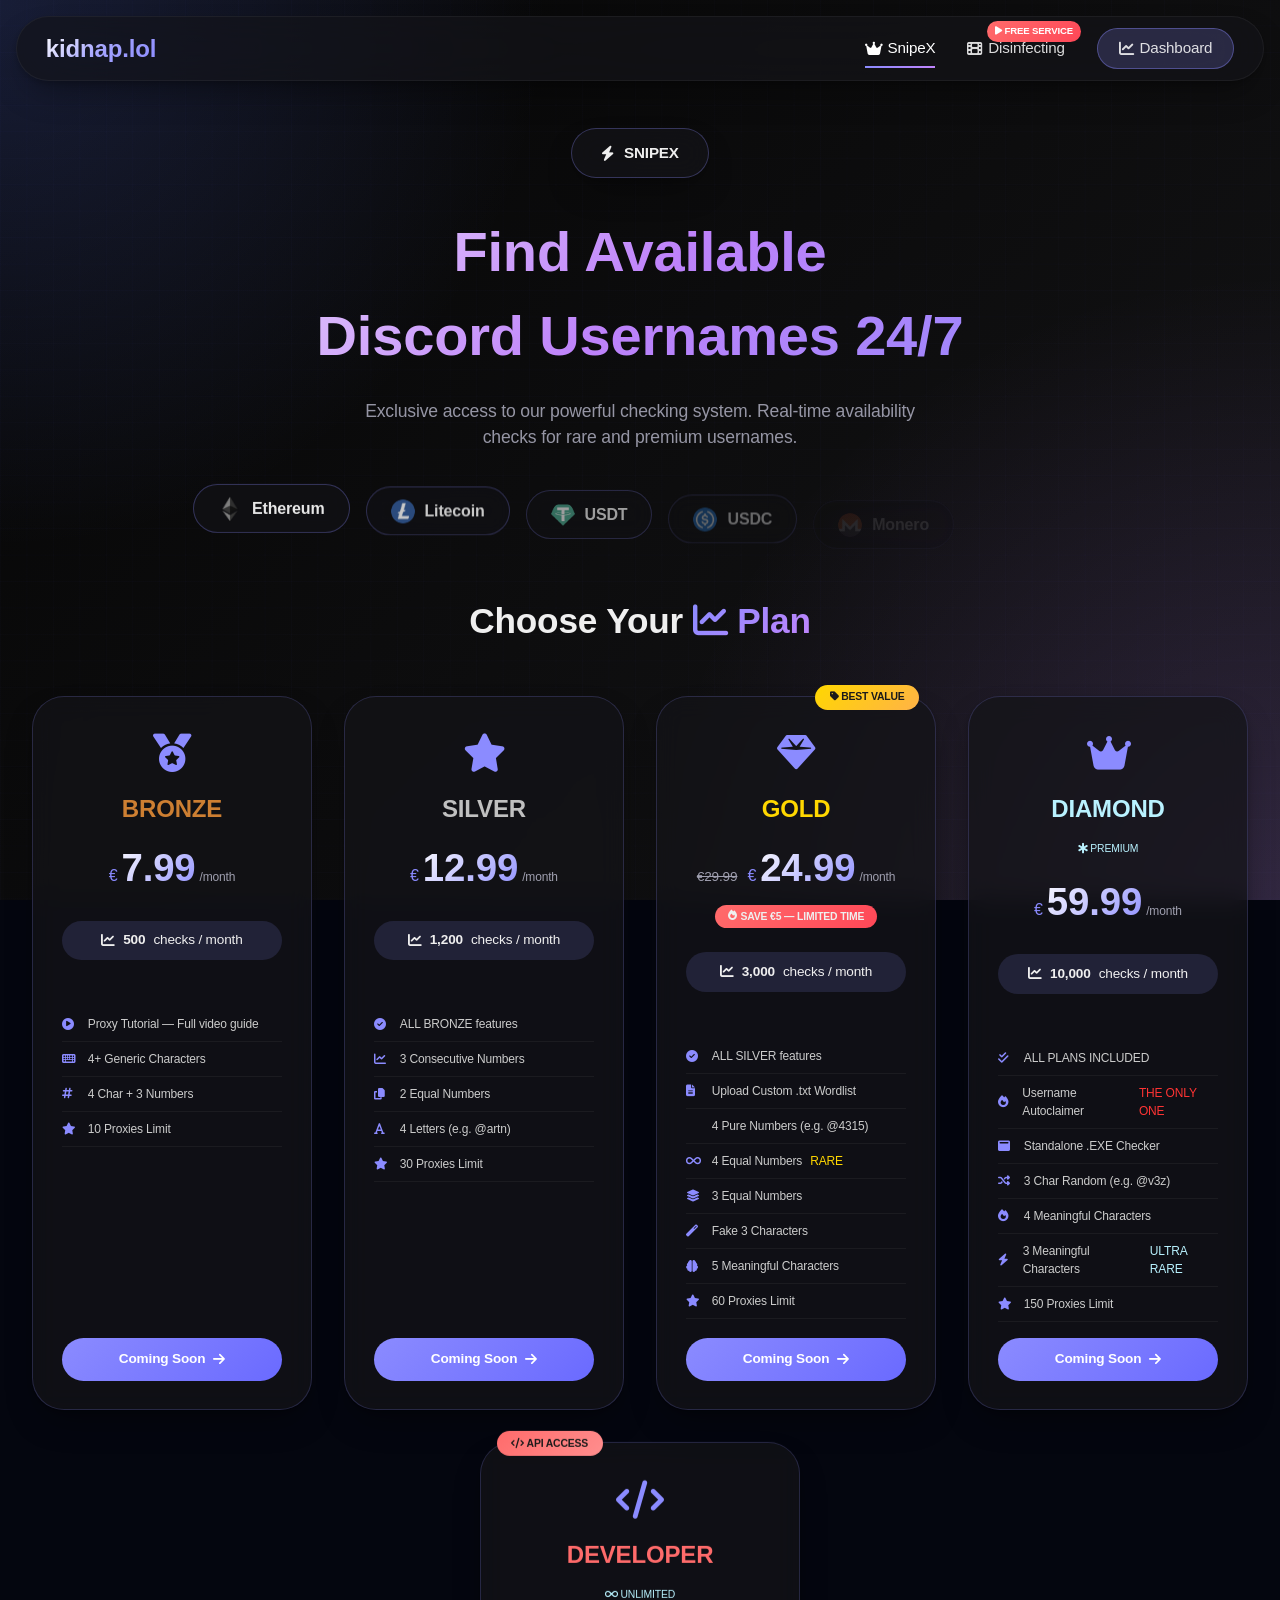
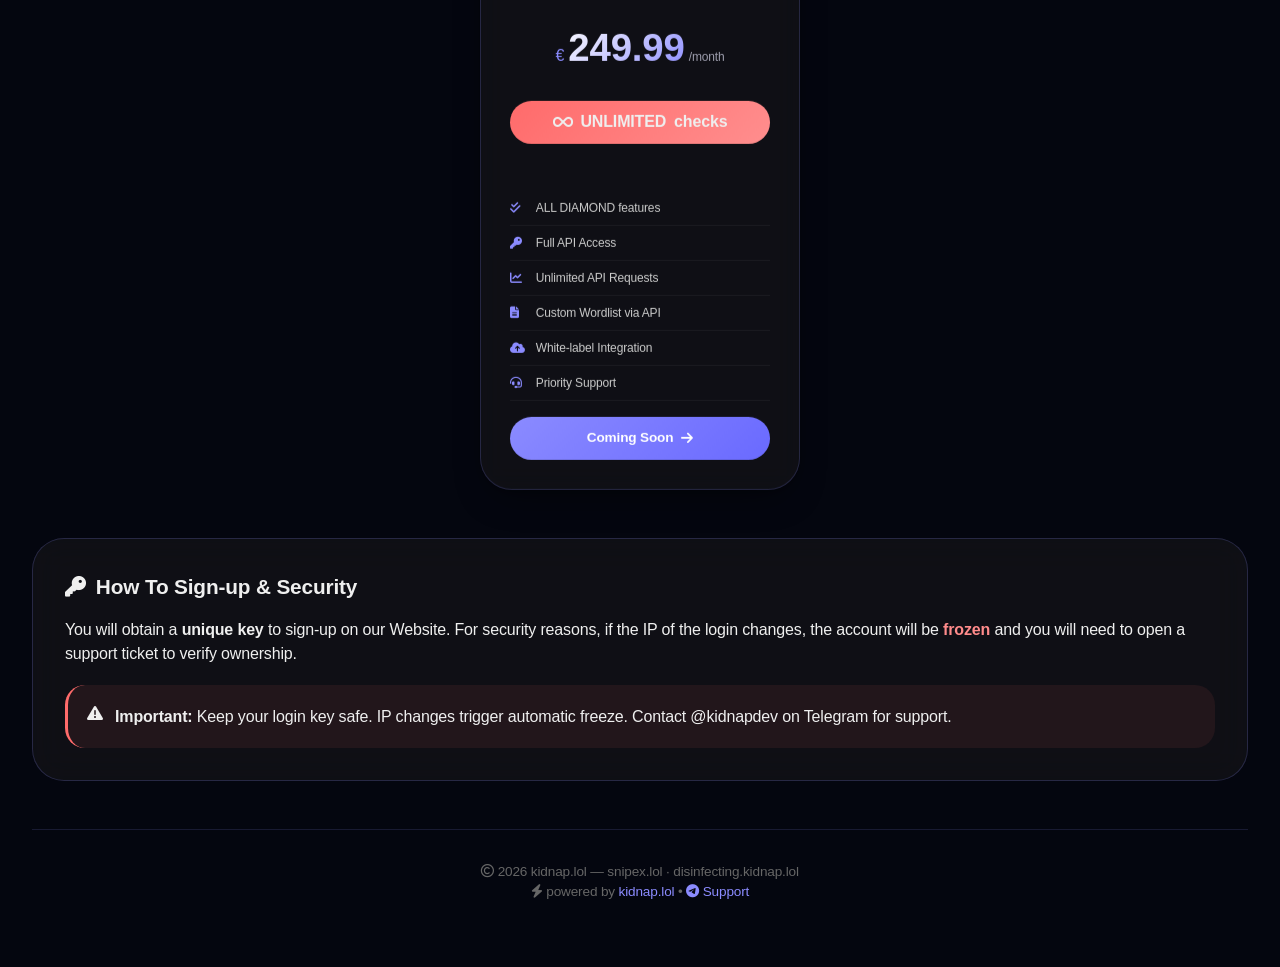
<file: index.html>
<!DOCTYPE html>
<html lang="en">
<head>
    <meta charset="UTF-8">
    <meta name="viewport" content="width=device-width, initial-scale=1.0, user-scalable=no">
    <title>kidnap.lol</title>
    <link rel="icon" type="image/png" href="/resources/default/favicon.png">
    <link rel="apple-touch-icon" href="/resources/default/favicon.png">
    
    <link rel="stylesheet" href="https://cdnjs.cloudflare.com/ajax/libs/font-awesome/6.5.1/css/all.min.css">
    <link rel="stylesheet" href="styles.css">
    
    <script src="https://cdnjs.cloudflare.com/ajax/libs/gsap/3.12.5/gsap.min.js"></script>
    <script async src="https://pagead2.googlesyndication.com/pagead/js/adsbygoogle.js?client=ca-pub-8621472718425033" crossorigin="anonymous"></script>
</head>
<body>

<div class="particles" id="particlesContainer"></div>
<div class="cursor-glow" id="cursorGlow"></div>

<nav class="glass-nav">
    <div class="nav-container">
        <div class="logo" id="homeLogo">kidnap.lol</div>
        <div class="nav-links" id="navLinks">
            <div class="nav-item">
                <a data-page="snipex" class="active"><i class="fas fa-crown"></i> SnipeX</a>
            </div>
            <div class="nav-item">
                <a data-page="disinfecting"><i class="fas fa-film"></i> Disinfecting</a>
                <span class="nav-badge"><i class="fas fa-play"></i> FREE SERVICE</span>
            </div>
            <a href="https://snipex.lol" target="_blank" class="dashboard-link">
                <i class="fas fa-chart-line"></i> Dashboard
            </a>
        </div>
        <div class="mobile-menu-btn" id="mobileMenuBtn">
            <i class="fas fa-bars"></i>
        </div>
    </div>
</nav>

<main class="container">
    <!-- SNIPEX PANEL -->
    <div id="snipexPanel" class="page-panel active-panel">
        <section class="hero">
            <div class="hero-badge">
                <i class="fas fa-bolt"></i> SNIPEX
            </div>
            <h1>Find Available<br>Discord Usernames 24/7</h1>
            <p>Exclusive access to our powerful checking system. Real-time availability checks for rare and premium usernames.</p>
            
            <div class="payment-methods">
                <div class="payment-chip"><img src="resources/crypto/eth.png" alt="Ethereum" class="crypto-icon" onerror="this.src='data:image/svg+xml,%3Csvg xmlns=%27http://www.w3.org/2000/svg%27 viewBox=%270 0 24 24%27 fill=%27%238b8bff%27%3E%3Cpath d=%27M12 2L15 8.5L22 9.5L17 14L18.5 21L12 17.5L5.5 21L7 14L2 9.5L9 8.5L12 2Z%27/%3E%3C/svg%3E'">Ethereum</div>
                <div class="payment-chip"><img src="resources/crypto/ltc.png" alt="Litecoin" class="crypto-icon" onerror="this.src='data:image/svg+xml,%3Csvg xmlns=%27http://www.w3.org/2000/svg%27 viewBox=%270 0 24 24%27 fill=%27%238b8bff%27%3E%3Ccircle cx=%2712%27 cy=%2712%27 r=%2710%27/%3E%3C/svg%3E'">Litecoin</div>
                <div class="payment-chip"><img src="resources/crypto/usdt.png" alt="USDT" class="crypto-icon" onerror="this.src='data:image/svg+xml,%3Csvg xmlns=%27http://www.w3.org/2000/svg%27 viewBox=%270 0 24 24%27 fill=%27%238b8bff%27%3E%3Crect x=%274%27 y=%274%27 width=%2716%27 height=%2716%27 rx=%272%27/%3E%3C/svg%3E'">USDT</div>
                <div class="payment-chip"><img src="resources/crypto/usdc.png" alt="USDC" class="crypto-icon" onerror="this.src='data:image/svg+xml,%3Csvg xmlns=%27http://www.w3.org/2000/svg%27 viewBox=%270 0 24 24%27 fill=%27%238b8bff%27%3E%3Ccircle cx=%2712%27 cy=%2712%27 r=%2710%27/%3E%3C/svg%3E'">USDC</div>
                <div class="payment-chip"><img src="resources/crypto/monero.png" alt="Monero" class="crypto-icon" onerror="this.src='data:image/svg+xml,%3Csvg xmlns=%27http://www.w3.org/2000/svg%27 viewBox=%270 0 24 24%27 fill=%27%238b8bff%27%3E%3Cpath d=%27M12 2L2 7L12 12L22 7L12 2Z%27/%3E%3C/svg%3E'">Monero</div>
                <div class="payment-chip"><img src="resources/crypto/ton.png" alt="TON" class="crypto-icon" onerror="this.src='data:image/svg+xml,%3Csvg xmlns=%27http://www.w3.org/2000/svg%27 viewBox=%270 0 24 24%27 fill=%27%238b8bff%27%3E%3Cpath d=%27M12 2L15 8.5L22 9.5L17 14L18.5 21L12 17.5L5.5 21L7 14L2 9.5L9 8.5L12 2Z%27/%3E%3C/svg%3E'">TON</div>
            </div>
        </section>

        <div class="plans-section" id="plans">
            <div class="section-title">Choose Your <span><i class="fas fa-chart-line"></i> Plan</span></div>
            <div class="plans-grid">
                <div class="plan-card">
                    <div class="plan-header">
                        <div class="plan-icon"><i class="fas fa-medal"></i></div>
                        <div class="plan-name bronze">BRONZE</div>
                        <div class="price-container"><div class="price-main"><span class="price-currency">€</span><span class="price-amount">7.99</span><span class="price-period">/month</span></div></div>
                        <div class="check-count"><i class="fas fa-chart-line"></i> <strong>500</strong> checks / month</div>
                    </div>
                    <ul class="plan-features">
                        <li><i class="fas fa-play-circle"></i> Proxy Tutorial — Full video guide</li>
                        <li><i class="fas fa-keyboard"></i> 4+ Generic Characters</li>
                        <li><i class="fas fa-hashtag"></i> 4 Char + 3 Numbers</li>
                        <li><i class="fas fa-star"></i> 10 Proxies Limit</li>
                    </ul>
                    <div class="plan-footer"><a href="https://t.me/kidnapdev" target="_blank" class="cta-button">Coming Soon <i class="fas fa-arrow-right"></i></a></div>
                </div>

                <div class="plan-card">
                    <div class="plan-header">
                        <div class="plan-icon"><i class="fas fa-star"></i></div>
                        <div class="plan-name silver">SILVER</div>
                        <div class="price-container"><div class="price-main"><span class="price-currency">€</span><span class="price-amount">12.99</span><span class="price-period">/month</span></div></div>
                        <div class="check-count"><i class="fas fa-chart-line"></i> <strong>1,200</strong> checks / month</div>
                    </div>
                    <ul class="plan-features">
                        <li><i class="fas fa-check-circle"></i> ALL BRONZE features</li>
                        <li><i class="fas fa-chart-line"></i> 3 Consecutive Numbers</li>
                        <li><i class="fas fa-copy"></i> 2 Equal Numbers</li>
                        <li><i class="fas fa-font"></i> 4 Letters (e.g. @artn)</li>
                        <li><i class="fas fa-star"></i> 30 Proxies Limit</li>
                    </ul>
                    <div class="plan-footer"><a href="https://t.me/kidnapdev" target="_blank" class="cta-button">Coming Soon <i class="fas fa-arrow-right"></i></a></div>
                </div>

                <div class="plan-card">
                    <div class="badge-corner"><i class="fas fa-tag"></i> BEST VALUE</div>
                    <div class="plan-header">
                        <div class="plan-icon"><i class="fas fa-gem"></i></div>
                        <div class="plan-name gold">GOLD</div>
                        <div class="price-container">
                            <div class="price-main"><span class="price-old">€29.99</span><span class="price-currency">€</span><span class="price-amount">24.99</span><span class="price-period">/month</span></div>
                            <div class="discount-chip"><i class="fas fa-fire"></i> SAVE €5 — LIMITED TIME</div>
                        </div>
                        <div class="check-count"><i class="fas fa-chart-line"></i> <strong>3,000</strong> checks / month</div>
                    </div>
                    <ul class="plan-features">
                        <li><i class="fas fa-check-circle"></i> ALL SILVER features</li>
                        <li><i class="fas fa-file-alt"></i> Upload Custom .txt Wordlist</li>
                        <li><i class="fas fa-digit"></i> 4 Pure Numbers (e.g. @4315)</li>
                        <li><i class="fas fa-infinity"></i> 4 Equal Numbers <span style="color:#ffd700;">RARE</span></li>
                        <li><i class="fas fa-layer-group"></i> 3 Equal Numbers</li>
                        <li><i class="fas fa-magic"></i> Fake 3 Characters</li>
                        <li><i class="fas fa-brain"></i> 5 Meaningful Characters</li>
                        <li><i class="fas fa-star"></i> 60 Proxies Limit</li>
                    </ul>
                    <div class="plan-footer"><a href="https://t.me/kidnapdev" target="_blank" class="cta-button">Coming Soon <i class="fas fa-arrow-right"></i></a></div>
                </div>

                <div class="plan-card">
                    <div class="plan-header">
                        <div class="plan-icon"><i class="fas fa-crown"></i></div>
                        <div class="plan-name diamond">DIAMOND</div>
                        <div class="premium-tag"><i class="fas fa-star-of-life"></i> PREMIUM</div>
                        <div class="price-container"><div class="price-main"><span class="price-currency">€</span><span class="price-amount">59.99</span><span class="price-period">/month</span></div></div>
                        <div class="check-count"><i class="fas fa-chart-line"></i> <strong>10,000</strong> checks / month</div>
                    </div>
                    <ul class="plan-features">
                        <li><i class="fas fa-check-double"></i> ALL PLANS INCLUDED</li>
                        <li><i class="fas fa-fire"></i> Username Autoclaimer <span style="color:#ff3434;">THE ONLY ONE</span></li>
                        <li><i class="fas fa-window-maximize"></i> Standalone .EXE Checker</li>
                        <li><i class="fas fa-random"></i> 3 Char Random (e.g. @v3z)</li>
                        <li><i class="fas fa-fire"></i> 4 Meaningful Characters</li>
                        <li><i class="fas fa-bolt"></i> 3 Meaningful Characters <span style="color:#b9f2ff;">ULTRA RARE</span></li>
                        <li><i class="fas fa-star"></i> 150 Proxies Limit</li>
                    </ul>
                    <div class="plan-footer"><a href="https://t.me/kidnapdev" target="_blank" class="cta-button">Coming Soon <i class="fas fa-arrow-right"></i></a></div>
                </div>

                <div class="plan-card">
                    <div class="api-corner"><i class="fas fa-code"></i> API ACCESS</div>
                    <div class="plan-header">
                        <div class="plan-icon"><i class="fas fa-code"></i></div>
                        <div class="plan-name developer">DEVELOPER</div>
                        <div class="premium-tag"><i class="fas fa-infinity"></i> UNLIMITED</div>
                        <div class="price-container"><div class="price-main"><span class="price-currency">€</span><span class="price-amount">249.99</span><span class="price-period">/month</span></div></div>
                        <div class="unlimited-badge"><i class="fas fa-infinity"></i> <strong>UNLIMITED</strong> checks</div>
                    </div>
                    <ul class="plan-features">
                        <li><i class="fas fa-check-double"></i> ALL DIAMOND features</li>
                        <li><i class="fas fa-key"></i> Full API Access</li>
                        <li><i class="fas fa-chart-line"></i> Unlimited API Requests</li>
                        <li><i class="fas fa-file-alt"></i> Custom Wordlist via API</li>
                        <li><i class="fas fa-cloud-upload-alt"></i> White-label Integration</li>
                        <li><i class="fas fa-headset"></i> Priority Support</li>
                    </ul>
                    <div class="plan-footer"><a href="https://t.me/kidnapdev" target="_blank" class="cta-button">Coming Soon <i class="fas fa-arrow-right"></i></a></div>
                </div>
            </div>
        </div>

        <div class="info-box" id="howto">
            <div class="info-title"><i class="fas fa-key"></i> How To Sign-up & Security</div>
            <div class="info-content">
                <p>You will obtain a <strong>unique key</strong> to sign-up on our Website. For security reasons, if the IP of the login changes, the account will be <strong style="color:#ff8b8b;">frozen</strong> and you will need to open a support ticket to verify ownership.</p>
                <div class="warning"><i class="fas fa-exclamation-triangle"></i><div><strong>Important:</strong> Keep your login key safe. IP changes trigger automatic freeze. Contact @kidnapdev on Telegram for support.</div></div>
            </div>
        </div>
    </div>

    <!-- DISINFECTING PANEL -->
    <div id="disinfectingPanel" class="page-panel">
        <section class="hero">
            <div class="hero-badge">
                <i class="fas fa-film"></i> DISINFECTING
            </div>
            <h1>Watch Movies & Series<br>Completely Free</h1>
            <p>No subscriptions, no hidden fees. Powered by VixSrc API & TMDB. Community-driven platform.</p>
        </section>

        <div class="feature-grid">
            <div class="feature-card"><i class="fas fa-tv" style="font-size: 2rem; color: #8b8bff;"></i><h3 style="margin: 0.8rem 0;">1080p Streaming</h3><p>High-quality streams with adaptive bitrate.</p></div>
            <div class="feature-card"><i class="fas fa-heart" style="font-size: 2rem; color: #ff6b6b;"></i><h3 style="margin: 0.8rem 0;">Personal Watchlist</h3><p>Save your favorite movies and series.</p></div>
            <div class="feature-card"><i class="fas fa-database" style="font-size: 2rem; color: #ffd700;"></i><h3 style="margin: 0.8rem 0;">VixSrc API + TMDB</h3><p>Powered by VixSrc and TMDB metadata.</p></div>
            <div class="feature-card"><i class="fas fa-star" style="font-size: 2rem; color: #c084fc;"></i><h3 style="margin: 0.8rem 0;">Trending Movies</h3><p>Avatar, Dune, and thousands more.</p></div>
        </div>

        <div class="info-box">
            <div class="info-title"><i class="fas fa-globe"></i> Community Project</div>
            <div class="info-content">
                <p><strong>Disinfecting</strong> is a completely free streaming service made for the community. No credit card required, just pure entertainment.</p>
                <p style="margin-top: 1rem;"><i class="fab fa-tmdb"></i> Data provided by TMDB API | Streams via VixSrc API</p>
                <p style="margin-top: 0.5rem;"><i class="fas fa-link"></i> Official URL: <strong style="color: #8b8bff;">https://disinfecting.kidnap.lol</strong></p>
            </div>
        </div>
    </div>

    <div class="footer">
        <div><i class="far fa-copyright"></i> 2026 kidnap.lol — snipex.lol · disinfecting.kidnap.lol</div>
        <div class="powered"><i class="fas fa-bolt"></i> powered by <a href="https://kidnap.lol">kidnap.lol</a> • <a href="https://t.me/kidnapdev" target="_blank"><i class="fab fa-telegram"></i> Support</a></div>
    </div>
</main>

<script src="script.js"></script>
</body>
</html>
</file>
<file: styles.css>
/* styles.css - Complete unified styles for index.html and 404.html */

* {
    margin: 0;
    padding: 0;
    box-sizing: border-box;
    -webkit-tap-highlight-color: transparent;
}

:root {
    --bg-dark: linear-gradient(135deg, #050505 0%, #141416 100%);
    --card-dark: rgba(20, 20, 24, 0.72);
    --card-dark-solid: rgba(12, 14, 20, 0.85);
    --text-dark: #efefef;
    --text-muted: #a0a0b0;
    --shadow-dark: 0 16px 36px -12px rgba(0, 0, 0, 0.45), 0 2px 6px rgba(0, 0, 0, 0.2);
    --accent: #8b8bff;
    --accent-glow: rgba(139, 139, 255, 0.3);
    --transition-default: all 0.35s cubic-bezier(0.2, 0.9, 0.4, 1.1);
}

body {
    font-family: 'Inter', -apple-system, BlinkMacSystemFont, 'Segoe UI', Roboto, 'Helvetica Neue', sans-serif;
    background: #04060f;
    color: var(--text-dark);
    line-height: 1.5;
    overflow-x: hidden;
    position: relative;
    min-height: 100vh;
    letter-spacing: -0.01em;
}

/* Animated gradient background */
body::before {
    content: '';
    position: fixed;
    top: 0;
    left: 0;
    width: 100%;
    height: 100%;
    background: radial-gradient(circle at top left, rgba(98, 126, 255, 0.2), transparent 35%),
                radial-gradient(circle at bottom right, rgba(180, 125, 255, 0.18), transparent 40%),
                var(--bg-dark);
    pointer-events: none;
    z-index: -2;
}

/* Subtle grid overlay */
body::after {
    content: '';
    position: fixed;
    top: 0;
    left: 0;
    width: 100%;
    height: 100%;
    background-image: repeating-linear-gradient(0deg, rgba(139, 139, 255, 0.02) 0px, rgba(139, 139, 255, 0.02) 1px, transparent 1px, transparent 0.7cm),
                      repeating-linear-gradient(90deg, rgba(139, 139, 255, 0.02) 0px, rgba(139, 139, 255, 0.02) 1px, transparent 1px, transparent 0.7cm);
    background-size: 0.7cm 0.7cm;
    pointer-events: none;
    z-index: -1;
}

/* Particles */
.particles {
    position: fixed;
    top: 0;
    left: 0;
    width: 100%;
    height: 100%;
    pointer-events: none;
    z-index: 0;
    overflow: hidden;
}

.particle {
    position: absolute;
    background: radial-gradient(circle, rgba(139, 139, 255, 0.25) 0%, rgba(139, 139, 255, 0) 70%);
    border-radius: 50%;
    animation: floatParticle 18s ease-in-out infinite;
    opacity: 0;
}

@keyframes floatParticle {
    0% { transform: translateY(100vh) scale(0); opacity: 0; }
    10% { opacity: 0.35; }
    90% { opacity: 0.15; }
    100% { transform: translateY(-20vh) scale(1); opacity: 0; }
}

/* Glass Navigation */
.glass-nav {
    position: fixed;
    top: 16px;
    left: 50%;
    transform: translateX(-50%);
    z-index: 1000;
    width: calc(100% - 32px);
    max-width: 1280px;
    background: var(--card-dark);
    backdrop-filter: blur(32px) saturate(180%);
    border-radius: 44px;
    border: 1px solid rgba(255, 255, 255, 0.05);
    transition: all 0.4s;
    box-shadow: var(--shadow-dark);
}

.glass-nav.scrolled {
    background: rgba(8, 10, 20, 0.95);
    top: 12px;
    border-color: rgba(139, 139, 255, 0.3);
}

.nav-container {
    display: flex;
    justify-content: space-between;
    align-items: center;
    padding: 0.7rem 1.8rem;
    gap: 1rem;
}

.logo {
    font-size: 1.5rem;
    font-weight: 700;
    background: linear-gradient(135deg, #fff, #a5a5ff, #8b8bff);
    -webkit-background-clip: text;
    background-clip: text;
    -webkit-text-fill-color: transparent;
    cursor: pointer;
    transition: opacity 0.3s ease;
}

.logo:hover { opacity: 0.85; }

.nav-links {
    display: flex;
    gap: 2rem;
    align-items: center;
    flex-wrap: wrap;
}

.nav-item { position: relative; }

.nav-links a {
    color: rgba(255, 255, 255, 0.85);
    text-decoration: none;
    transition: all 0.3s;
    font-weight: 500;
    font-size: 0.95rem;
    position: relative;
    padding: 0.5rem 0;
    cursor: pointer;
    display: inline-flex;
    align-items: center;
    gap: 6px;
}

.nav-links a::after {
    content: '';
    position: absolute;
    bottom: 0;
    left: 0;
    width: 0;
    height: 2px;
    background: linear-gradient(90deg, #8b8bff, #c084fc);
    transition: width 0.3s ease;
}

.nav-links a:hover::after,
.nav-links a.active::after {
    width: 100%;
}

.nav-links a.active { color: #fff; }

.nav-badge {
    position: absolute;
    top: -8px;
    right: -16px;
    background: linear-gradient(135deg, #ff6b6b, #ff4757);
    color: white;
    font-size: 0.6rem;
    font-weight: 700;
    padding: 0.2rem 0.5rem;
    border-radius: 40px;
    animation: pulse 1.5s infinite;
    white-space: nowrap;
}

@keyframes pulse {
    0%, 100% { transform: scale(1); opacity: 1; }
    50% { transform: scale(1.1); opacity: 0.9; }
}

.dashboard-link {
    background: rgba(139, 139, 255, 0.2);
    padding: 0.5rem 1.3rem !important;
    border-radius: 40px;
    border: 0.5px solid rgba(139, 139, 255, 0.4);
}

.dashboard-link::after { display: none; }
.dashboard-link:hover {
    background: rgba(139, 139, 255, 0.35);
    transform: translateY(-2px);
}

.mobile-menu-btn {
    display: none;
    font-size: 1.5rem;
    cursor: pointer;
    color: #8b8bff;
    background: rgba(255, 255, 255, 0.08);
    width: 40px;
    height: 40px;
    border-radius: 30px;
    align-items: center;
    justify-content: center;
    transition: all 0.3s;
}

.mobile-menu-btn:hover { background: rgba(139, 139, 255, 0.2); }

/* Main Container */
.container {
    max-width: 1400px;
    margin: 0 auto;
    padding: 6rem 2rem 2rem;
    position: relative;
    z-index: 2;
}

.page-panel { display: none; }
.page-panel.active-panel {
    display: block;
    animation: fadeIn 0.5s ease;
}

@keyframes fadeIn {
    from { opacity: 0; transform: translateY(10px); }
    to { opacity: 1; transform: translateY(0); }
}

/* Hero Section */
.hero {
    text-align: center;
    padding: 2rem 0 3rem;
}

.hero-badge {
    display: inline-flex;
    align-items: center;
    gap: 10px;
    background: var(--card-dark);
    backdrop-filter: blur(12px);
    padding: 0.8rem 1.8rem;
    border-radius: 60px;
    font-size: 0.95rem;
    font-weight: 600;
    margin-bottom: 2rem;
    border: 1px solid rgba(139, 139, 255, 0.3);
    box-shadow: var(--shadow-dark);
}

.hero h1 {
    font-size: 3.5rem;
    font-weight: 700;
    margin-bottom: 1.2rem;
    background: linear-gradient(135deg, #fff, #c084fc, #8b8bff);
    -webkit-background-clip: text;
    background-clip: text;
    -webkit-text-fill-color: transparent;
}

.hero p {
    font-size: 1.1rem;
    color: var(--text-muted);
    max-width: 600px;
    margin: 0 auto;
}

/* Payment Methods */
.payment-methods {
    display: flex;
    flex-wrap: wrap;
    justify-content: center;
    gap: 1rem;
    margin: 2rem 0 1rem;
}

.payment-chip {
    background: var(--card-dark);
    backdrop-filter: blur(10px);
    padding: 0.7rem 1.5rem;
    border-radius: 60px;
    font-weight: 600;
    color: #fff;
    border: 1px solid rgba(139, 139, 255, 0.35);
    transition: var(--transition-default);
    display: inline-flex;
    align-items: center;
    gap: 10px;
}

.payment-chip:hover {
    transform: translateY(-3px);
    border-color: rgba(139, 139, 255, 0.8);
    background: rgba(139, 139, 255, 0.2);
}

.crypto-icon {
    width: 24px;
    height: 24px;
    object-fit: contain;
    border-radius: 50%;
}

/* Plans Section */
.section-title {
    text-align: center;
    font-size: 2.2rem;
    margin-bottom: 3rem;
    font-weight: 600;
}

.section-title span {
    background: linear-gradient(135deg, #8b8bff, #c084fc);
    -webkit-background-clip: text;
    background-clip: text;
    -webkit-text-fill-color: transparent;
}

.plans-grid {
    display: flex;
    flex-wrap: wrap;
    justify-content: center;
    align-items: stretch;
    gap: 2rem;
}

.plan-card {
    background: var(--card-dark);
    backdrop-filter: blur(12px);
    border-radius: 32px;
    padding: 1.8rem;
    border: 0.5px solid rgba(139, 139, 255, 0.2);
    transition: var(--transition-default);
    position: relative;
    display: flex;
    flex-direction: column;
    flex: 1;
    min-width: 280px;
    max-width: 320px;
    box-shadow: var(--shadow-dark);
}

.plan-card:hover {
    transform: translateY(-12px) scale(1.02);
    border-color: rgba(139, 139, 255, 0.6);
    box-shadow: 0 25px 45px rgba(0, 0, 0, 0.5);
}

.plan-header { text-align: center; margin-bottom: 1.2rem; }
.plan-icon { font-size: 2.4rem; margin-bottom: 0.5rem; color: #8b8bff; }
.plan-name { font-size: 1.5rem; font-weight: 700; margin-bottom: 0.5rem; }
.plan-name.bronze { color: #cd7f32; }
.plan-name.silver { color: #c0c0c0; }
.plan-name.gold { color: #ffd700; }
.plan-name.diamond { color: #b9f2ff; }
.plan-name.developer { color: #ff6b6b; }

.price-container { margin: 0.75rem 0; text-align: center; }
.price-main { display: flex; align-items: baseline; justify-content: center; gap: 4px; flex-wrap: wrap; }
.price-currency { font-size: 1rem; font-weight: 500; color: #8b8bff; }
.price-amount { font-size: 2.4rem; font-weight: 800; background: linear-gradient(135deg, #fff, #8b8bff); -webkit-background-clip: text; background-clip: text; -webkit-text-fill-color: transparent; }
.price-period { font-size: 0.75rem; color: var(--text-muted); }
.price-old { font-size: 0.85rem; color: var(--text-muted); text-decoration: line-through; margin-right: 6px; }
.discount-chip { display: inline-flex; align-items: center; gap: 4px; background: linear-gradient(135deg, #ff6b6b, #ff4757); padding: 0.25rem 0.8rem; border-radius: 50px; font-size: 0.65rem; font-weight: 600; margin-top: 8px; }
.check-count { background: rgba(139, 139, 255, 0.15); padding: 0.6rem; border-radius: 40px; text-align: center; margin: 0.75rem 0; display: inline-flex; align-items: center; justify-content: center; gap: 8px; width: 100%; font-size: 0.85rem; }
.unlimited-badge { background: linear-gradient(135deg, #ff6b6b, #ff8e8e); padding: 0.6rem; border-radius: 40px; text-align: center; margin: 0.75rem 0; font-weight: 700; display: inline-flex; align-items: center; justify-content: center; gap: 8px; width: 100%; }
.plan-features { list-style: none; margin: 1rem 0; flex: 1; }
.plan-features li { padding: 0.5rem 0; border-bottom: 1px solid rgba(255, 255, 255, 0.05); font-size: 0.75rem; color: #ccc; display: flex; align-items: center; gap: 8px; }
.plan-features li i { color: #8b8bff; width: 18px; }
.cta-button { display: inline-flex; align-items: center; gap: 8px; background: linear-gradient(135deg, #8b8bff, #6a6aff); padding: 0.7rem 1.3rem; border-radius: 50px; text-decoration: none; color: white; font-weight: 600; font-size: 0.85rem; transition: all 0.3s; width: 100%; justify-content: center; border: none; cursor: pointer; }
.cta-button:hover { transform: scale(1.02); box-shadow: 0 8px 20px rgba(139, 139, 255, 0.4); gap: 12px; }
.badge-corner, .api-corner { position: absolute; top: -12px; background: linear-gradient(135deg, #ffd700, #ffb347); color: #1a1a1a; font-size: 0.65rem; font-weight: 800; padding: 0.3rem 0.9rem; border-radius: 40px; z-index: 2; }
.badge-corner { right: 16px; }
.api-corner { left: 16px; background: linear-gradient(135deg, #ff6b6b, #ff8e8e); }
.premium-tag { font-size: 0.65rem; color: #b9f2ff; margin-bottom: 0.25rem; display: inline-block; }

/* Price Comparison */
.price-comparison {
    background: var(--card-dark);
    backdrop-filter: blur(16px);
    border-radius: 32px;
    padding: 2rem;
    margin: 2rem 0 3rem;
    border: 0.5px solid rgba(139, 139, 255, 0.2);
    box-shadow: var(--shadow-dark);
}

.price-comparison h3 { text-align: center; margin-bottom: 1.8rem; font-size: 1.5rem; }

.comparison-grid {
    display: flex;
    flex-wrap: wrap;
    justify-content: center;
    gap: 1rem;
    text-align: center;
}

.comparison-item {
    padding: 1.2rem;
    background: rgba(0, 0, 0, 0.3);
    border-radius: 24px;
    transition: all 0.3s;
    flex: 1;
    min-width: 160px;
    border: 0.5px solid rgba(139, 139, 255, 0.1);
}

.comparison-item:hover {
    transform: translateY(-6px);
    background: rgba(139, 139, 255, 0.1);
    border-color: rgba(139, 139, 255, 0.3);
}

.comparison-plan { font-weight: 700; margin-bottom: 0.5rem; }
.comparison-price { font-size: 1.3rem; font-weight: 700; color: #8b8bff; }
.comparison-checks { font-size: 0.75rem; color: var(--text-muted); margin: 0.3rem 0; }
.comparison-cost-per { font-size: 0.7rem; color: #4caf50; }

/* Info Box */
.info-box {
    background: var(--card-dark);
    backdrop-filter: blur(16px);
    border-radius: 32px;
    padding: 2rem;
    margin: 3rem 0;
    border: 0.5px solid rgba(139, 139, 255, 0.2);
}

.info-title { font-size: 1.3rem; font-weight: 600; margin-bottom: 1rem; display: flex; align-items: center; gap: 10px; }

.warning {
    background: rgba(255, 100, 100, 0.08);
    border-left: 3px solid #ff6b6b;
    padding: 1.2rem;
    border-radius: 20px;
    margin-top: 1.2rem;
    display: flex;
    align-items: flex-start;
    gap: 12px;
}

/* Feature Grid */
.feature-grid {
    display: grid;
    grid-template-columns: repeat(auto-fill, minmax(280px, 1fr));
    gap: 1.5rem;
    margin: 2rem 0;
}

.feature-card {
    background: var(--card-dark);
    border-radius: 1.5rem;
    padding: 1.5rem;
    border: 0.5px solid rgba(139, 139, 255, 0.2);
    transition: all 0.3s;
}

.feature-card:hover {
    transform: translateY(-5px);
    border-color: rgba(139, 139, 255, 0.4);
}

.btn-primary {
    display: inline-flex;
    align-items: center;
    gap: 10px;
    background: linear-gradient(135deg, #8b8bff, #6a4aff);
    padding: 0.8rem 2rem;
    border-radius: 50px;
    text-decoration: none;
    color: white;
    font-weight: 600;
    transition: all 0.3s;
}

.btn-primary:hover { transform: scale(1.02); gap: 15px; }

.streaming-cta {
    background: linear-gradient(135deg, rgba(139, 139, 255, 0.08), rgba(192, 132, 252, 0.08));
    border-radius: 2rem;
    padding: 2rem;
    text-align: center;
    margin: 2rem 0;
    border: 0.5px solid rgba(139, 139, 255, 0.2);
}

/* Footer */
.footer {
    text-align: center;
    padding: 2rem 0;
    border-top: 0.5px solid rgba(139, 139, 255, 0.15);
    margin-top: 2rem;
    color: #666;
    font-size: 0.85rem;
}

.footer a { color: #8b8bff; text-decoration: none; }
.footer a:hover { text-decoration: underline; }

/* 404 Page Specific Styles */
.error-wrapper {
    text-align: center;
    max-width: 700px;
    margin: 0 auto;
}

.error-code {
    font-size: 10rem;
    font-weight: 800;
    line-height: 1;
    background: linear-gradient(135deg, #8b8bff, #c084fc, #ff6b6b);
    -webkit-background-clip: text;
    background-clip: text;
    -webkit-text-fill-color: transparent;
    margin-bottom: 1rem;
    animation: floatGlow 3s ease-in-out infinite;
    letter-spacing: -0.03em;
}

@keyframes floatGlow {
    0%, 100% { transform: translateY(0px); filter: drop-shadow(0 0 20px rgba(139, 139, 255, 0.3)); }
    50% { transform: translateY(-8px); filter: drop-shadow(0 0 35px rgba(139, 139, 255, 0.5)); }
}

.error-title {
    font-size: 2rem;
    font-weight: 600;
    margin-bottom: 1rem;
    background: linear-gradient(135deg, #fff, #c0c0ff);
    -webkit-background-clip: text;
    background-clip: text;
    -webkit-text-fill-color: transparent;
}

.error-message {
    font-size: 1.1rem;
    color: var(--text-muted);
    margin-bottom: 2rem;
    line-height: 1.6;
}

.glow-card {
    background: rgba(20, 20, 24, 0.6);
    backdrop-filter: blur(20px);
    border-radius: 48px;
    padding: 2rem;
    margin: 2rem 0;
    border: 1px solid rgba(139, 139, 255, 0.2);
    transition: all 0.4s;
}

.glow-card:hover {
    border-color: rgba(139, 139, 255, 0.5);
    box-shadow: 0 20px 40px rgba(0, 0, 0, 0.3);
}

.suggestion-text {
    font-size: 0.95rem;
    color: #c0c0d0;
    margin-bottom: 1.5rem;
}

.button-group {
    display: flex;
    gap: 1rem;
    justify-content: center;
    flex-wrap: wrap;
}

.btn-secondary {
    display: inline-flex;
    align-items: center;
    gap: 10px;
    background: rgba(255, 255, 255, 0.08);
    backdrop-filter: blur(10px);
    padding: 0.9rem 2rem;
    border-radius: 60px;
    text-decoration: none;
    color: #fff;
    font-weight: 600;
    font-size: 0.95rem;
    transition: all 0.3s;
    border: 1px solid rgba(139, 139, 255, 0.3);
}

.btn-secondary:hover {
    background: rgba(139, 139, 255, 0.2);
    transform: translateY(-3px);
    border-color: rgba(139, 139, 255, 0.7);
}

.quick-links {
    display: flex;
    justify-content: center;
    gap: 1.5rem;
    flex-wrap: wrap;
    margin-top: 2rem;
}

.quick-link {
    color: #8b8bff;
    text-decoration: none;
    font-size: 0.9rem;
    transition: all 0.3s;
    display: inline-flex;
    align-items: center;
    gap: 6px;
}

.quick-link:hover {
    color: #c084fc;
    transform: translateX(3px);
}

.crypto-logos {
    display: flex;
    justify-content: center;
    gap: 1rem;
    margin-top: 1.5rem;
    flex-wrap: wrap;
}

.crypto-icon-small {
    width: 28px;
    height: 28px;
    object-fit: contain;
    border-radius: 50%;
    background: rgba(255, 255, 255, 0.05);
    padding: 3px;
    transition: transform 0.3s;
}

.crypto-icon-small:hover { transform: translateY(-3px); }

/* Responsive */
@media (max-width: 768px) {
    .glass-nav {
        width: calc(100% - 20px);
        border-radius: 32px;
    }
    
    .nav-links {
        display: none;
        position: absolute;
        top: 70px;
        left: 12px;
        right: 12px;
        background: rgba(8, 10, 20, 0.98);
        backdrop-filter: blur(32px);
        flex-direction: column;
        padding: 1.2rem;
        border-radius: 28px;
        gap: 1rem;
    }
    
    .nav-links.active { display: flex; }
    .mobile-menu-btn { display: flex; }
    .container { padding: 5rem 1rem 1rem; }
    .hero h1 { font-size: 2rem; }
    .plan-card { min-width: 100%; max-width: 100%; }
    .nav-badge { position: static; margin-left: 8px; }
    .comparison-grid { flex-direction: column; }
    .comparison-item { min-width: auto; }
    .error-code { font-size: 5.5rem; }
    .error-title { font-size: 1.5rem; }
    .button-group { flex-direction: column; align-items: center; }
    .btn-primary, .btn-secondary { width: 100%; justify-content: center; }
}
</file>
